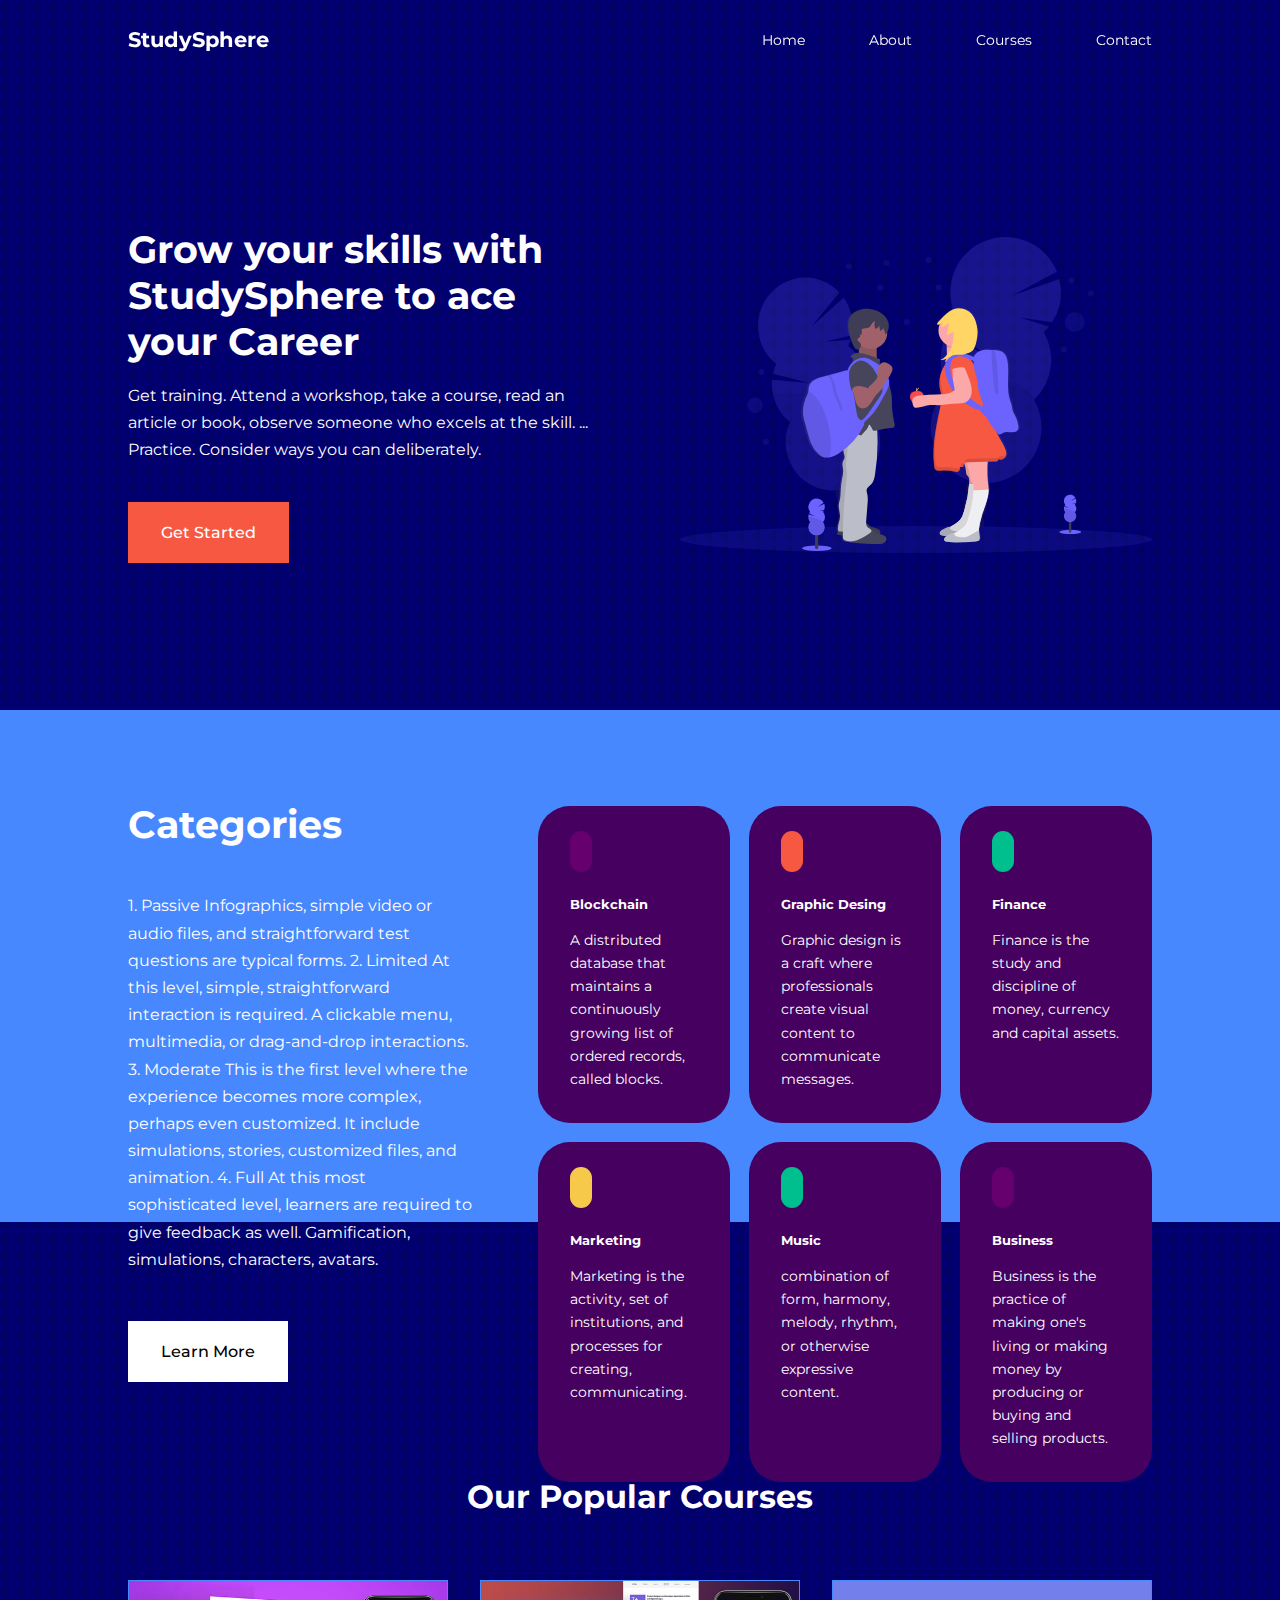
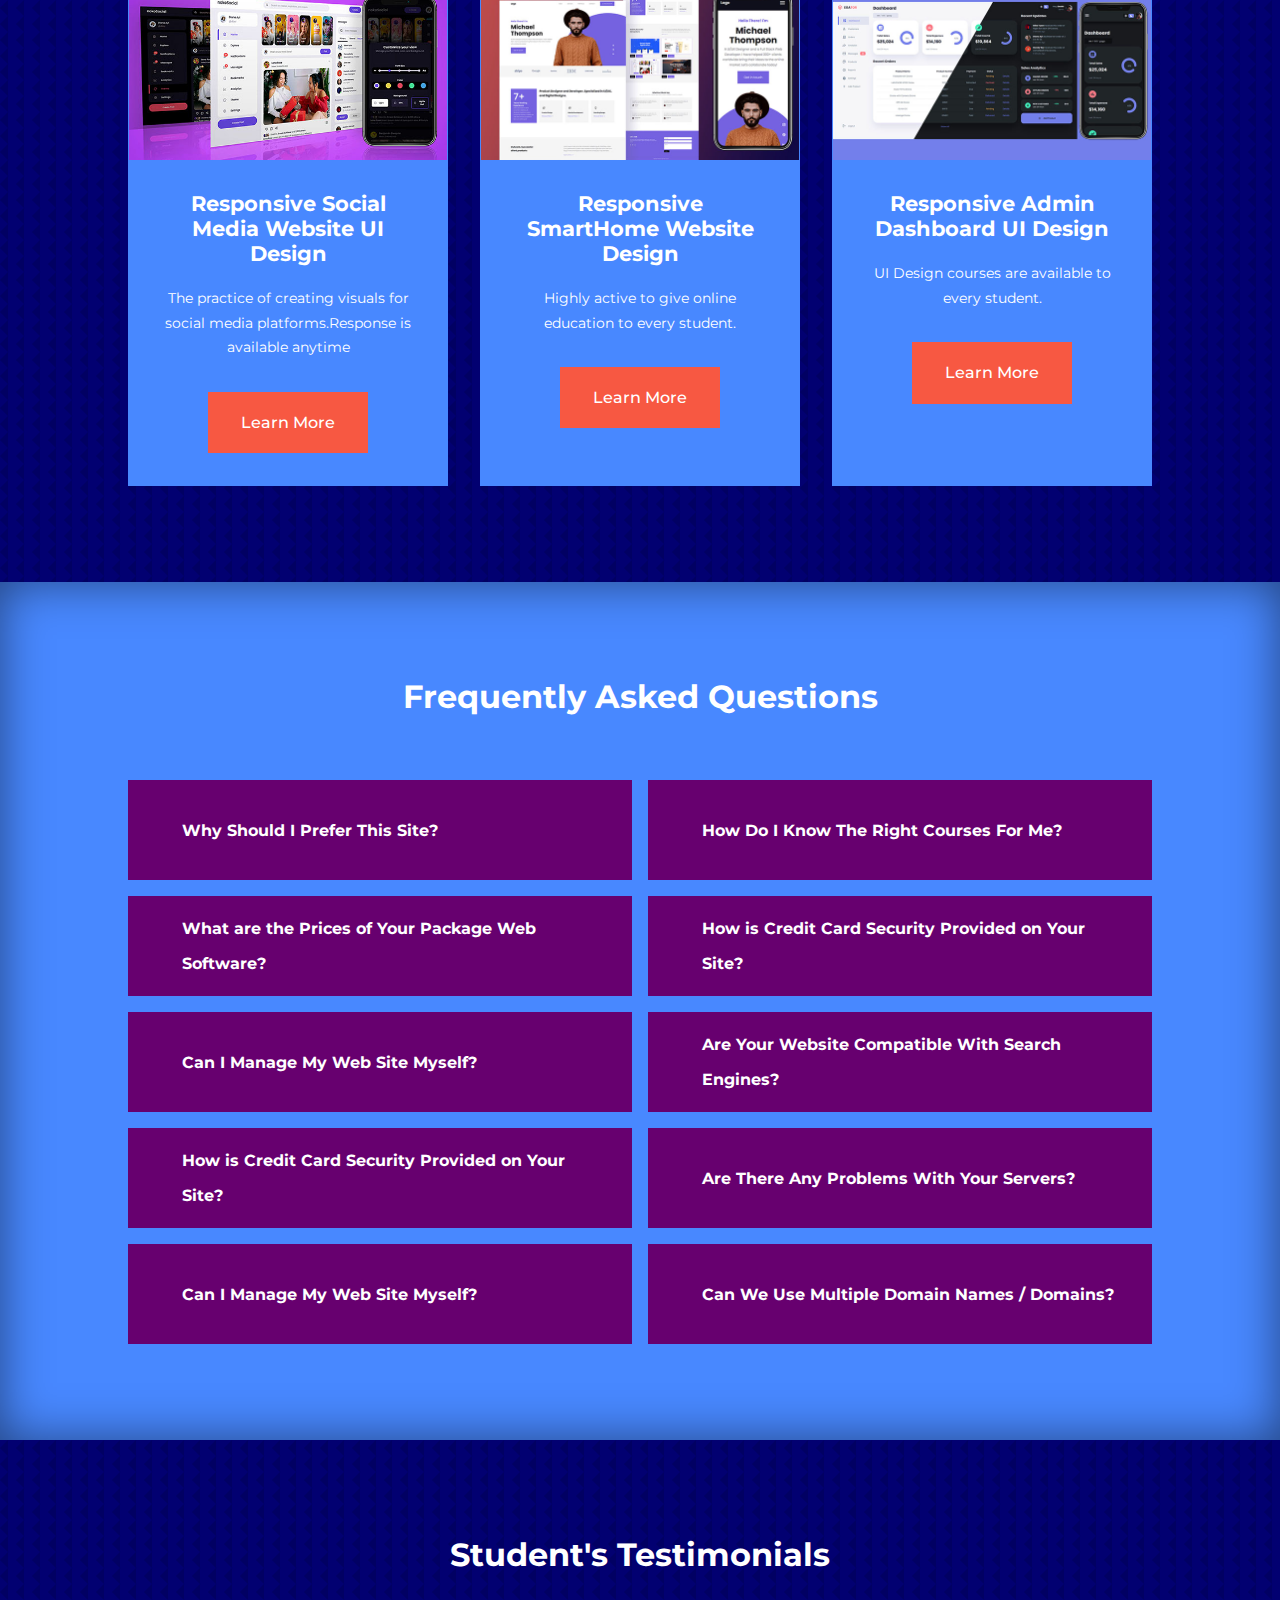
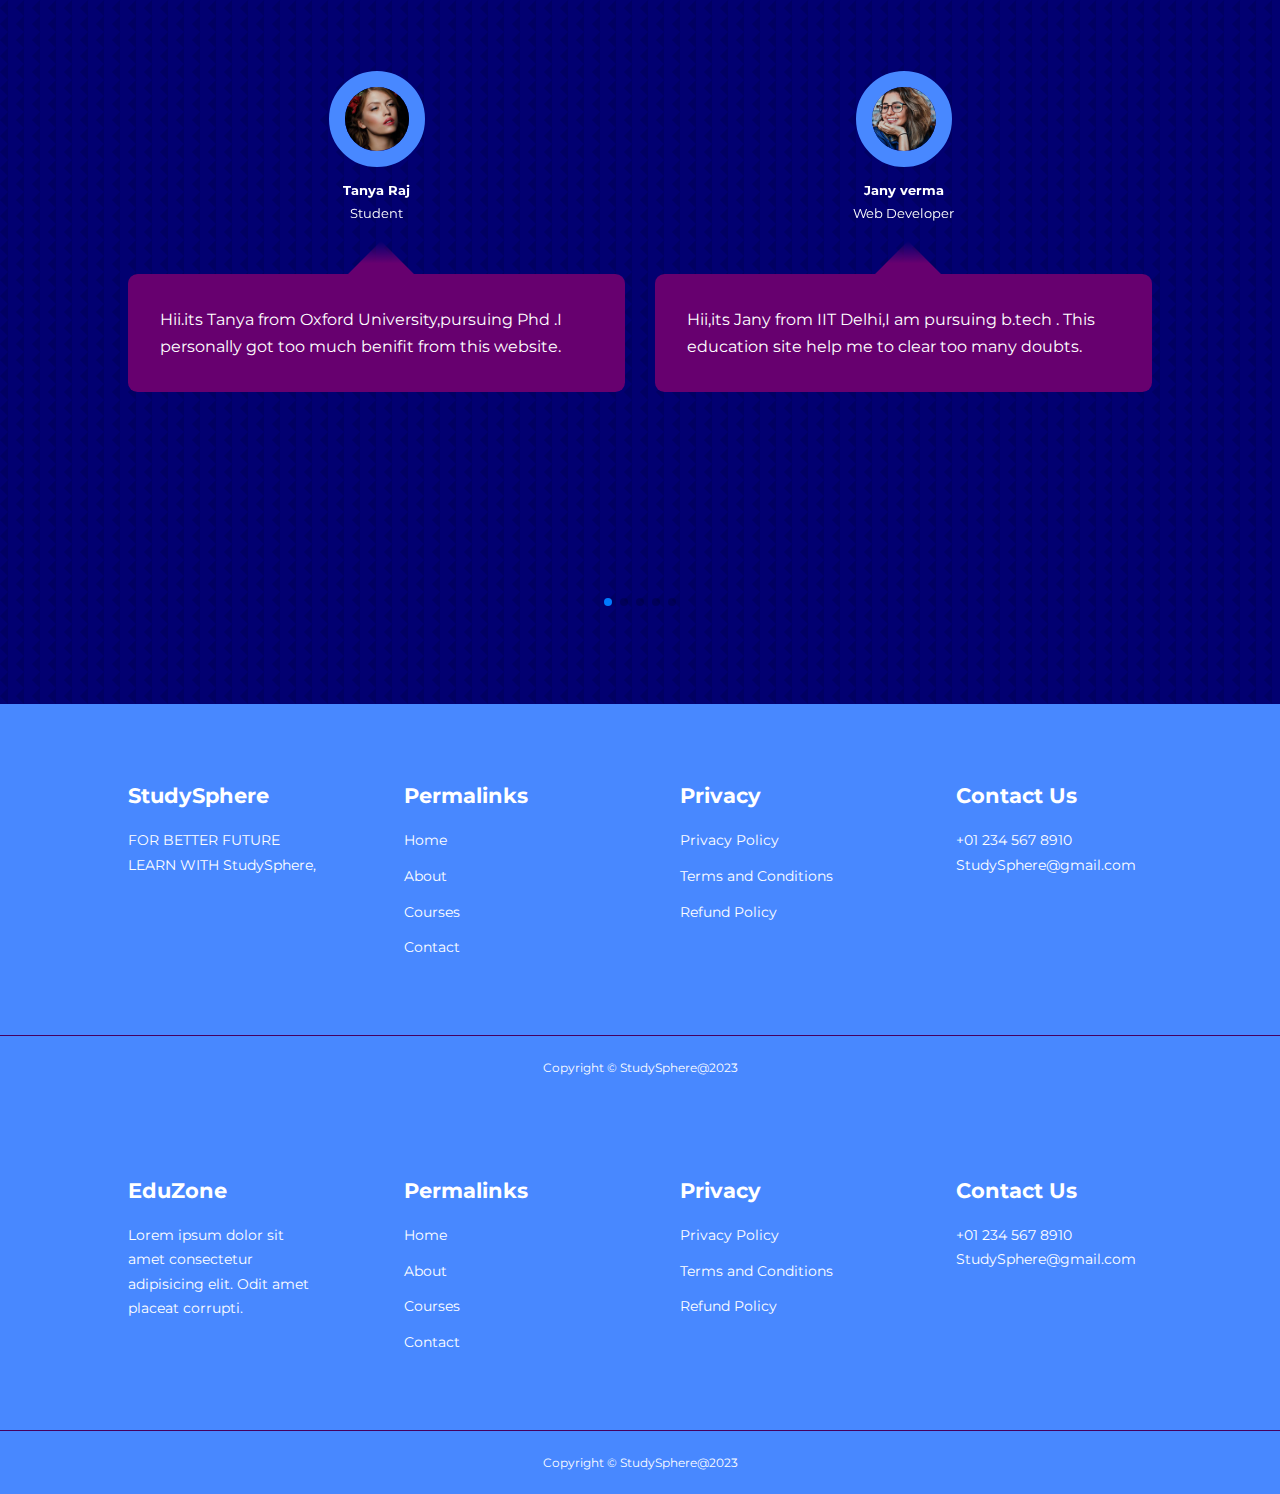
<file: e-learning website/index.html>
<!DOCTYPE html>
<html lang="en">

<head>
    <meta charset="UTF-8">
    <meta http-equiv="X-UA-Compatible" content="IE=edge">
    <meta name="viewport" content="width=device-width, initial-scale=1.0">
    <title>Educational Website</title>
    <link rel="stylesheet" href="https://unicons.iconscout.com/release/v2.1.6/css/unicons.css">
    <link rel="preconnect" href="https://fonts.googleapis.com">
    <link rel="preconnect" href="https://fonts.gstatic.com" crossorigin>
    <link href="https://fonts.googleapis.com/css2?family=Montserrat:wght@300;400;500;600;700;800;900&display=swap" rel="stylesheet">
    <link rel="stylesheet" href="https://unpkg.com/swiper@8/swiper-bundle.min.css"/>
    <link rel="stylesheet" href="style.css">

    <style>
        body { background-image: url("bg-texture.png") }
    </style>
</head>
<body>
    <nav>
        <div class="container nav__container">
            <a href="index.html">
                <h4>StudySphere</h4>
            </a>
            <ul class="nav__menu">
                <li><a href="index.html">Home</a></li>
                <li><a href="about.html">About</a></li>
                <li><a href="courses.html">Courses</a></li>
                <li><a href="contact.html">Contact</a></li>
            </ul>
            <button id="open-menu-btn"><i class="uil uil-bars"></i></button>
            <button id="close-menu-btn"><i class="uil uil-multiply"></i></button>
        </div>
    </nav>
     <!--================================================ END OF THE NAVBAR ================================================-->

    <header>
        <div class="container header__container">
            <div class="header__left">
                <h1>Grow your skills with StudySphere to ace your Career</h1>
                <p>
                   Get training. Attend a workshop, take a course, read an article or book, observe someone who excels at the skill. ...
Practice. Consider ways you can deliberately.
                </p>
                <a href="courses.html" class="btn btn-primary">Get Started</a>
            </div>

            <div class="header__right">
                <div class="header__right-image">
                    <img src="header.svg" alt="">
                </div>
            </div>
        </div>
    </header>
         <!--================================================ END OF THE HEADER ================================================-->

    <section class="categories">
        <div class="container categories__container">
            <div class="categories__left">
                <h1>Categories</h1>
                <p>
                   1. Passive
 Infographics, simple video or audio files, and straightforward test questions are typical forms.

2. Limited
At this level, simple, straightforward interaction is required. A clickable menu, multimedia, or drag-and-drop interactions.

3. Moderate
This is the first level where the experience becomes more complex, perhaps even customized. It  include simulations, stories, customized files, and animation.

4. Full
At this most sophisticated level, learners are required to give feedback as well. Gamification, simulations, characters, avatars.
                </p>
                <a href="#" class="btn">Learn More</a>
            </div>

            <div class="categories__right">
                <article class="category">
                    <span class="category__icon"><i class="uil uil-bitcoin-circle"></i></span>
                    <h5>Blockchain</h5>
                    <p>A distributed database that maintains a continuously growing list of ordered records, called blocks.</p>
                </article>
                
                <article class="category">
                    <span class="category__icon"><i class="uil uil-palette"></i></span>
                    <h5>Graphic Desing</h5>
                    <p>Graphic design is a craft where professionals create visual content to communicate messages.</p>
                </article>
                
                <article class="category">
                    <span class="category__icon"><i class="uil uil-usd-circle"></i></span>
                    <h5>Finance</h5>
                    <p>Finance is the study and discipline of money, currency and capital assets.</p>
                </article>
                
                <article class="category">
                    <span class="category__icon"><i class="uil uil-megaphone"></i></span>
                    <h5>Marketing</h5>
                    <p>Marketing is the activity, set of institutions, and processes for creating, communicating.</p>
                </article>
                
                <article class="category">
                    <span class="category__icon"><i class="uil uil-music"></i></span>
                    <h5>Music</h5>
                    <p>combination of form, harmony, melody, rhythm, or otherwise expressive content.</p>
                </article>
                
                <article class="category">
                    <span class="category__icon"><i class="uil uil-puzzle-piece"></i></span>
                    <h5>Business</h5>
                    <p>Business is the practice of making one's living or making money by producing or buying and selling products.</p>
                </article>
            </div>
        </div>
    </section> 
         <!--================================================ END OF THE CATEGORIES ================================================-->
  
    <section class="courses">
        <h2>Our Popular Courses</h2>
        <div class="container courses__container">
            <article class="course">
                <div class="course__image">
                    <img src="course1.jpg">
                </div>
                <div class="course__info">
                    <h4>Responsive Social Media Website UI Design</h4>
                    <p>
                       The practice of creating visuals for social media platforms.Response is available anytime
                    </p>
                    <a href="courses.html" class="btn btn-primary">Learn More</a>
                </div>
            </article>

            <article class="course">
                <div class="course__image">
                    <img src="course2.jpg">
                </div>
                <div class="course__info">
                    <h4>Responsive SmartHome Website Design</h4>
                    <p>
                        Highly active to give online education to every student.
                    </p>
                    <a href="courses.html" class="btn btn-primary">Learn More</a>
                </div>
            </article>
        
            <article class="course">
                <div class="course__image">
                    <img src="course3.jpg">
                </div>
               <div class="course__info">
                    <h4>Responsive Admin Dashboard UI Design</h4>
                    <p>
                       UI Design courses are available to every student.
                    </p>
                    <a href="courses.html" class="btn btn-primary">Learn More</a>
               </div>
            </article>        
        </div>
    </section>

         <!--================================================ END OF THE COURSES ================================================-->

    <section class="faqs">
        <h2>Frequently Asked Questions</h2>
        <div class="container faqs__container">
            <article class="faq">
                <div class="faq__icon">
                    <i class="uil uil-plus"></i>
                </div>
                <div class="question__answer">
                    <h4>Why Should I Prefer This Site?</h4>
                    <p>
                       Most visited site in past few month,good reviews from
                        other students,24*7 mentor available to clear
                         the doubt.
                    </p>
                </div>
            </article>

            <article class="faq">
                <div class="faq__icon">
                    <i class="uil uil-plus"></i>
                </div>
                <div class="question__answer">
                    <h4>How Do I Know The Right Courses For Me?</h4>
                    <p>
                       Our mentor will help you to find the best courses 
                       for you. You can choose the courses according to
                       your interest.
                    </p>
                </div>
            </article>

            <article class="faq">
                <div class="faq__icon">
                    <i class="uil uil-plus"></i>
                </div>
                <div class="question__answer">
                    <h4>What are the Prices of Your Package Web Software?</h4>
                    <p>
                       The Price of the package to lifetime access is $999,
                       the price for 1 year membership is $99.
                    </p>
                </div>
            </article>

            <article class="faq">
                <div class="faq__icon">
                    <i class="uil uil-plus"></i>
                </div>
                <div class="question__answer">
                    <h4>How is Credit Card Security Provided on Your Site?</h4>
                    <p>
                        Its a verified account to pay by the credit card.
                    </p>
                </div>
            </article>

            <article class="faq">
                <div class="faq__icon">
                    <i class="uil uil-plus"></i>
                </div>
                <div class="question__answer">
                    <h4>Can I Manage My Web Site Myself?</h4>
                    <p>
                       Yes,your website will run according to your choice only.
                    </p>
                </div>
            </article>
            
            <article class="faq">
                <div class="faq__icon">
                    <i class="uil uil-plus"></i>
                </div>
                <div class="question__answer">
                    <h4>Are Your Website Compatible With Search Engines?</h4>
                    <p>
                       yes.
                    </p>
                </div>
            </article>

            <article class="faq">
                <div class="faq__icon">
                    <i class="uil uil-plus"></i>
                </div>
                <div class="question__answer">
                    <h4>How is Credit Card Security Provided on Your Site?</h4>
                    <p>
                        Its a verified account to pay by the credit card.
                    </p>
                </div>
            </article>

            <article class="faq">
                <div class="faq__icon">
                    <i class="uil uil-plus"></i>
                </div>
                <div class="question__answer">
                    <h4>Are There Any Problems With Your Servers?</h4>
                    <p>
                        No,there are no problem with our server .Our tech team continuosly take care of it.
                    </p>
                </div>
            </article>

            <article class="faq">
                <div class="faq__icon">
                    <i class="uil uil-plus"></i>
                </div>
                <div class="question__answer">
                    <h4>Can I Manage My Web Site Myself?</h4>
                    <p>
                     Yes.
                    </p>
                </div>
            </article>

            <article class="faq">
                <div class="faq__icon">
                    <i class="uil uil-plus"></i>
                </div>
                <div class="question__answer">
                    <h4>Can We Use Multiple Domain Names / Domains?</h4>
                    <p>
                       yes.
                    </p>
                </div>
            </article>
        </div>
    </section>

         <!--================================================ END OF THE FAQs ================================================-->

    <section class="container testimonials__container mySwiper">
        <h2>Student's Testimonials</h2>
        <div class="swiper-wrapper">
            <article class="testimonial swiper-slide">
                <div class="avatar">
                    <img src="avatar7.jpg">
                </div>
                <div class="testimonial__info">
                    <h5>Tanya Raj</h5>
                    <small>Student</small>
                </div>
                <div class="testimonial__body">
                    <p>
                       Hii.its Tanya from Oxford University,pursuing 
                       Phd .I personally got too much benifit from this
                       website.
                    </p>
                </div>
            </article>

            <article class="testimonial swiper-slide">
                <div class="avatar">
                    <img src="avatar5.jpg">
                </div>
                <div class="testimonial__info">
                    <h5>Jany verma</h5>
                    <small>Web Developer</small>
                </div>
                <div class="testimonial__body">
                    <p>
                       Hii,its Jany from IIT Delhi,I am pursuing b.tech . This education site help me to clear
                       too many doubts.
                    </p>
                </div>
            </article>
            
            <article class="testimonial swiper-slide">
                <div class="avatar">
                    <img src="avatar6.jpg">
                </div>
                <div class="testimonial__info">
                    <h5>Anne Rose</h5>
                    <small>Fashion Designer</small>
                </div>
                <div class="testimonial__body">
                    <p>
                       I create original clothing, accessories, and footwear. They sketch designs, select fabrics and patterns, and give instructions on how to make the products they design.
                    </p>
                </div>
            </article>
            
            <article class="testimonial swiper-slide">
                <div class="avatar">
                    <img src="avatar3.jpg">
                </div>
                <div class="testimonial__info">
                    <h5>Edem Quist</h5>
                    <small>Student</small>
                </div>
                <div class="testimonial__body">
                    <p>
                         I am happy to be a product of this esteemed institution. IAPUC not only provides a platform to enrich academically but also emphasises on the all-around development of the student. It provided a lot of opportunities for students to showcase their talents, which include dancing, singing, and rapping both individually or as a group.    
                    </p>
                </div>
            </article>
            
            <article class="testimonial swiper-slide">
                <div class="avatar">
                    <img src="avatar1.jpg">
                </div>
                <div class="testimonial__info">
                    <h5>Clara Faya</h5>
                    <small>Student</small>
                </div>
                <div class="testimonial__body">
                    <p>
                        I am happy to be a product of this esteemed institution. IAPUC not only provides a platform to enrich academically but also emphasises on the all-around development of the student. It provided a lot of opportunities for students to showcase their talents, which include dancing, singing, and rapping both individually or as a group.                    </p>
                </div>
            </article>
            
            <article class="testimonial swiper-slide">
                <div class="avatar">
                    <img src="avatar2.jpg">
                </div>
                <div class="testimonial__info">
                    <h5>Ernest Achiever</h5>
                    <small>Student</small>
                </div>
                <div class="testimonial__body">
                    <p>
                       I am happy to be a product of this esteemed institution. IAPUC not only provides a platform to enrich academically but also emphasises on the all-around development of the student. It provided a lot of opportunities for students to showcase their talents, which include dancing, singing, and rapping both individually or as a group.
                    </p>
                </div>
            </article>
        </div>
         <div class="swiper-pagination"></div>
    </section>

         <!--================================================ END OF THE TESTIMONIALS ================================================-->

    <footer> 
        <div class="container footer__container">
            <div class="footer__1">
                <a href="index.html" class="footer__logo">
                    <h4>StudySphere</h4>
                </a>
                <p>
                   FOR BETTER FUTURE LEARN WITH StudySphere,
                </p>
            </div>

            <div class="footer__2">
                <h4>Permalinks</h4>
                <ul class="permalinks">
                    <li><a href="index.html">Home</a></li>
                    <li><a href="about.html">About</a></li>
                    <li><a href="courses.html">Courses</a></li>
                    <li><a href="contact.html">Contact</a></li>
                </ul>
            </div>

            <div class="footer__3">
                <h4>Privacy</h4>
                <ul class="privacy">
                    <li><a href="#">Privacy Policy</a></li>
                    <li><a href="#">Terms and Conditions</a></li>
                    <li><a href="#">Refund Policy</a></li>
                </ul>
            </div>

            <div class="footer__4">
                <h4>Contact Us</h4>
                <div>
                    <p>+01 234 567 8910</p>
                    <p>StudySphere@gmail.com</p>
                </div>

                <ul class="footer__socials">
                    <li>
                    <a href="#"><i class="uil uil-facebook-f"></i></a>
                    </li>
                    <li>
                    <a href="#"><i class="uil uil-instagram-alt"></i></a>
                    </li>
                    <li>
                    <a href="#"><i class="uil uil-twitter"></i></a>
                    </li>
                    <li>
                    <a href="#"><i class="uil uil-linkedin-alt"></i></a>
                    </li>
                </ul>
            </div>
            </div>
        <div class="footer__copyright">
            <small>Copyright &copy; StudySphere@2023</small>
        </div>
    </footer>


    <script src="https://unpkg.com/swiper@8/swiper-bundle.min.js"></script> <!-- SWIPER JS -->
    <script src="main.js"></script>

    <script>
        var swiper = new Swiper(".mySwiper", {
            slidesPerView: 1,
            spaceBetween: 30,
            pagination: {
            el: ".swiper-pagination",
            clickable: true,
            },
            // when window width is >= 600px
            breakpoints: {
                600: {
                    slidesPerView: 2
                }
            }
        });
    </script>

</body>

</html>

    <footer> 
        <div class="container footer__container">
            <div class="footer__1">
                <a href="index.html" class="footer__logo">
                    <h4>EduZone</h4>
                </a>
                <p>
                    Lorem ipsum dolor sit amet consectetur adipisicing elit. Odit amet placeat corrupti.
                </p>
            </div>

            <div class="footer__2">
                <h4>Permalinks</h4>
                <ul class="permalinks">
                    <li><a href="index.html">Home</a></li>
                    <li><a href="about.html">About</a></li>
                    <li><a href="courses.html">Courses</a></li>
                    <li><a href="contact.html">Contact</a></li>
                </ul>
            </div>

            <div class="footer__3">
                <h4>Privacy</h4>
                <ul class="privacy">
                    <li><a href="#">Privacy Policy</a></li>
                    <li><a href="#">Terms and Conditions</a></li>
                    <li><a href="#">Refund Policy</a></li>
                </ul>
            </div>

            <div class="footer__4">
                <h4>Contact Us</h4>
                <div>
                    <p>+01 234 567 8910</p>
                    <p>StudySphere@gmail.com</p>
                </div>

                <ul class="footer__socials">
                    <li>
                    <a href="#"><i class="uil uil-facebook-f"></i></a>
                    </li>
                    <li>
                    <a href="#"><i class="uil uil-instagram-alt"></i></a>
                    </li>
                    <li>
                    <a href="#"><i class="uil uil-twitter"></i></a>
                    </li>
                    <li>
                    <a href="#"><i class="uil uil-linkedin-alt"></i></a>
                    </li>
                </ul>
            </div>
            </div>
        <div class="footer__copyright">
            <small>Copyright &copy; StudySphere@2023</small>
        </div>
    </footer>


    <script src="https://unpkg.com/swiper@8/swiper-bundle.min.js"></script> <!-- SWIPER JS -->
    <script src="main.js"></script>

    <script>
        var swiper = new Swiper(".mySwiper", {
            slidesPerView: 1,
            spaceBetween: 30,
            pagination: {
            el: ".swiper-pagination",
            clickable: true,
            },
            // when window width is >= 600px
            breakpoints: {
                600: {
                    slidesPerView: 2
                }
            }
        });
    </script>

</body>

</html>
</file>
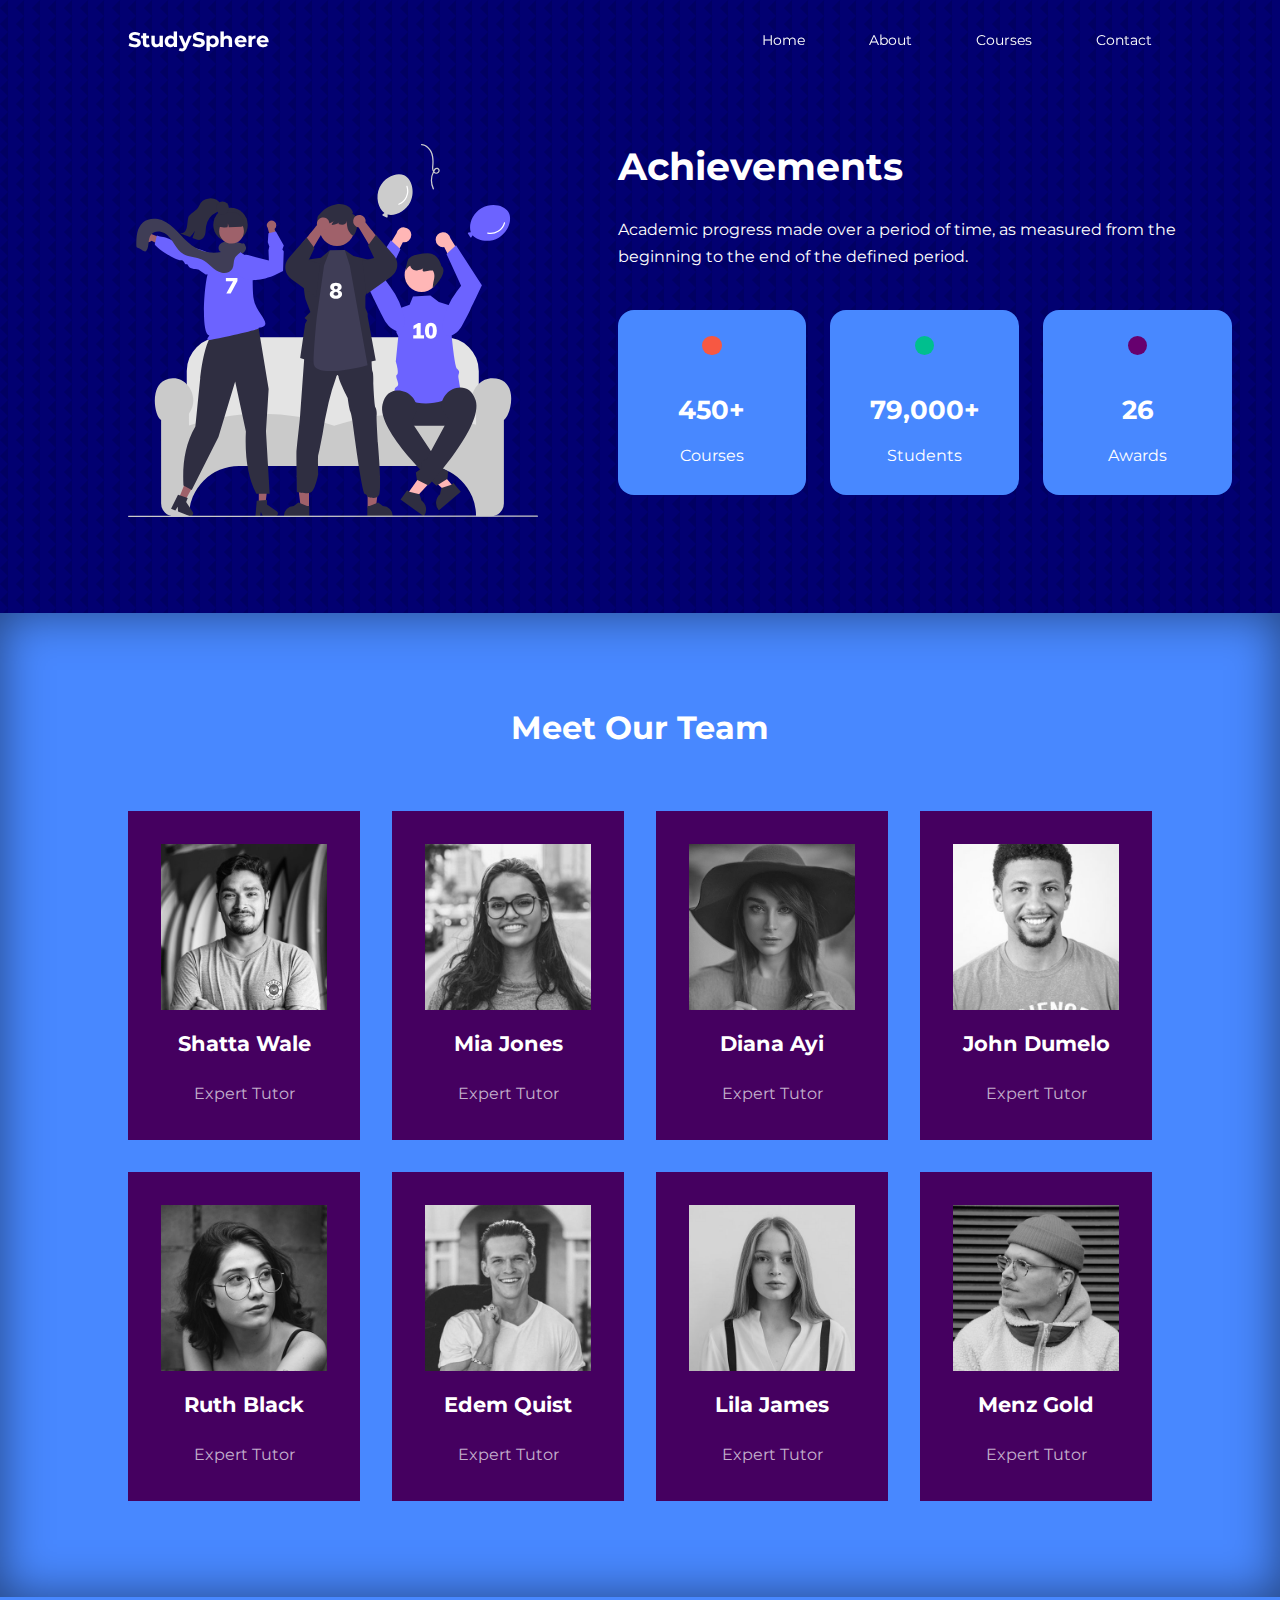
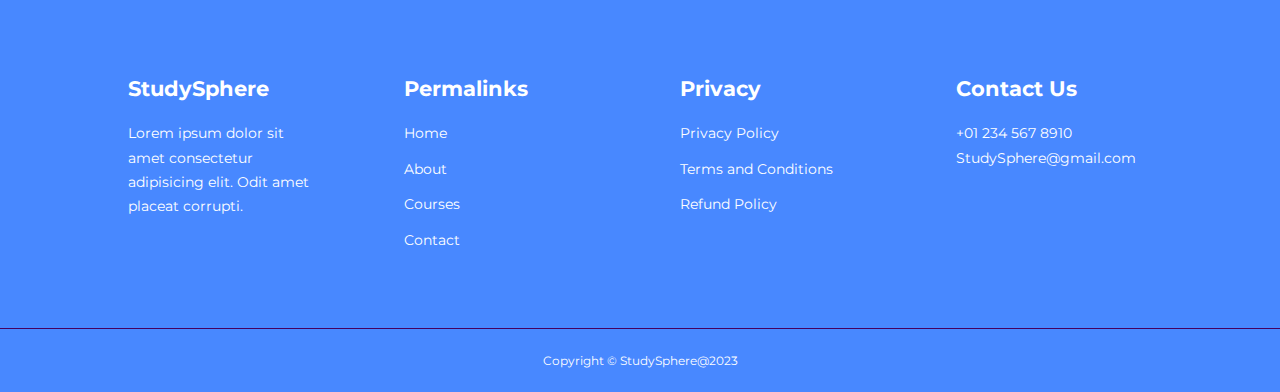
<file: e-learning website/about.html>
<!DOCTYPE html>
<html lang="en">

<head>
    <meta charset="UTF-8">
    <meta http-equiv="X-UA-Compatible" content="IE=edge">
    <meta name="viewport" content="width=device-width, initial-scale=1.0">
    <title>Education Website</title>

    <!--ICONSCOUT CDN-->
    <link rel="stylesheet" href="https://unicons.iconscout.com/release/v2.1.6/css/unicons.css">

    <!-- GOOGLE FONTS (MONTSERRAT) -->
    <link rel="preconnect" href="https://fonts.googleapis.com">
    <link rel="preconnect" href="https://fonts.gstatic.com" crossorigin>
    <link href="https://fonts.googleapis.com/css2?family=Montserrat:wght@300;400;500;600;700;800;900&display=swap" rel="stylesheet">

    <link rel="stylesheet" href="style.css">
    <link rel="stylesheet" href="about.css">

    <style>
        body { background-image: url("bg-texture.png") }
    </style>
</head>

<body>
    <nav>
        <div class="container nav__container">
            <a href="index.html">
                <h4>StudySphere</h4>
            </a>
            <ul class="nav__menu">
                <li><a href="index.html">Home</a></li>
                <li><a href="about.html">About</a></li>
                <li><a href="courses.html">Courses</a></li>
                <li><a href="contact.html">Contact</a></li>
            </ul>
            <button id="open-menu-btn"><i class="uil uil-bars"></i></button>
            <button id="close-menu-btn"><i class="uil uil-multiply"></i></button>
        </div>
    </nav>
     <!--================================================ END OF THE NAVBAR ================================================-->



    

    <section class="about__achievements">
        <div class="container about__achievements-container">
            <div class="about__achievements-left">
                <img src="about achievements.svg">
            </div>

            <div class="about__achievements-right">
                <h1>Achievements</h1>
                <p>
                    Academic progress made over a period of time, as measured from the beginning to the end of the defined period.
                </p>
                <div class="achievements__cards">
                    <article class="achievement__card">
                        <span class="achievement__icon">
                            <i class="uil uil-video"></i>
                        </span>
                        <h3>450+</h3>
                        <p>Courses</p>
                    </article>

                    <article class="achievement__card">
                        <span class="achievement__icon">
                            <i class="uil uil-users-alt"></i>
                        </span>
                        <h3>79,000+</h3>
                        <p>Students</p>
                    </article>
                    
                    <article class="achievement__card">
                        <span class="achievement__icon">
                            <i class="uil uil-award"></i>
                        </span>
                        <h3>26</h3>
                        <p>Awards</p>
                    </article>
                
                </div>
            </div>
        </div>
    </section>

    <!--================================================ END OF THE ACHIEVEMENTS ================================================-->






    <section class="team">
        <h2>Meet Our Team</h2>
        <div class="container team__container">
            <article class="team__member">
                <div class="team__member-image">
                    <img src="tm1.jpg" >
                </div>
                <div class="team__member-info">
                    <h4>Shatta Wale</h4>
                    <p>Expert Tutor</p>
                </div>
                <div class="team__member-socials">
                    <a href="https://instagram.com" target="_blank" >
                        <i class="uil uil-instagram"></i>
                    </a>
                    <a href="https://twitter.com" target="_blank" >
                        <i class="uil uil-twitter-alt"></i>
                    </a>
                    <a href="https://linkedin.com" target="_blank" >
                        <i class="uil uil-linkedin-alt"></i>
                    </a>
                </div>
            </article>

            <article class="team__member">
                <div class="team__member-image">
                    <img src="tm2.jpg" >
                </div>
                <div class="team__member-info">
                    <h4>Mia Jones</h4>
                    <p>Expert Tutor</p>
                </div>
                <div class="team__member-socials">
                    <a href="https://instagram.com" target="_blank" >
                        <i class="uil uil-instagram"></i>
                    </a>
                    <a href="https://twitter.com" target="_blank" >
                        <i class="uil uil-twitter-alt"></i>
                    </a>
                    <a href="https://linkedin.com" target="_blank" >
                        <i class="uil uil-linkedin-alt"></i>
                    </a>
                </div>
            </article>
        
            <article class="team__member">
                <div class="team__member-image">
                    <img src="tm3.jpg" >
                </div>
                <div class="team__member-info">
                    <h4>Diana Ayi</h4>
                    <p>Expert Tutor</p>
                </div>
                <div class="team__member-socials">
                    <a href="https://instagram.com" target="_blank" >
                        <i class="uil uil-instagram"></i>
                    </a>
                    <a href="https://twitter.com" target="_blank" >
                        <i class="uil uil-twitter-alt"></i>
                    </a>
                    <a href="https://linkedin.com" target="_blank" >
                        <i class="uil uil-linkedin-alt"></i>
                    </a>
                </div>
            </article>
        
            <article class="team__member">
                <div class="team__member-image">
                    <img src="tm4.jpg" >
                </div>
                <div class="team__member-info">
                    <h4>John Dumelo</h4>
                    <p>Expert Tutor</p>
                </div>
                <div class="team__member-socials">
                    <a href="https://instagram.com" target="_blank" >
                        <i class="uil uil-instagram"></i>
                    </a>
                    <a href="https://twitter.com" target="_blank" >
                        <i class="uil uil-twitter-alt"></i>
                    </a>
                    <a href="https://linkedin.com" target="_blank" >
                        <i class="uil uil-linkedin-alt"></i>
                    </a>
                </div>
            </article>
        
            <article class="team__member">
                <div class="team__member-image">
                    <img src="tm5.jpg" >
                </div>
                <div class="team__member-info">
                    <h4>Ruth Black</h4>
                    <p>Expert Tutor</p>
                </div>
                <div class="team__member-socials">
                    <a href="https://instagram.com" target="_blank" >
                        <i class="uil uil-instagram"></i>
                    </a>
                    <a href="https://twitter.com" target="_blank" >
                        <i class="uil uil-twitter-alt"></i>
                    </a>
                    <a href="https://linkedin.com" target="_blank" >
                        <i class="uil uil-linkedin-alt"></i>
                    </a>
                </div>
            </article>
        
            <article class="team__member">
                <div class="team__member-image">
                    <img src="tm6.jpg" >
                </div>
                <div class="team__member-info">
                    <h4>Edem Quist</h4>
                    <p>Expert Tutor</p>
                </div>
                <div class="team__member-socials">
                    <a href="https://instagram.com" target="_blank" >
                        <i class="uil uil-instagram"></i>
                    </a>
                    <a href="https://twitter.com" target="_blank" >
                        <i class="uil uil-twitter-alt"></i>
                    </a>
                    <a href="https://linkedin.com" target="_blank" >
                        <i class="uil uil-linkedin-alt"></i>
                    </a>
                </div>
            </article>
        
            <article class="team__member">
                <div class="team__member-image">
                    <img src="tm7.jpg" >
                </div>
                <div class="team__member-info">
                    <h4>Lila James</h4>
                    <p>Expert Tutor</p>
                </div>
                <div class="team__member-socials">
                    <a href="https://instagram.com" target="_blank" >
                        <i class="uil uil-instagram"></i>
                    </a>
                    <a href="https://twitter.com" target="_blank" >
                        <i class="uil uil-twitter-alt"></i>
                    </a>
                    <a href="https://linkedin.com" target="_blank" >
                        <i class="uil uil-linkedin-alt"></i>
                    </a>
                </div>
            </article>
        
            <article class="team__member">
                <div class="team__member-image">
                    <img src="tm8.jpg" >
                </div>
                <div class="team__member-info">
                    <h4>Menz Gold</h4>
                    <p>Expert Tutor</p>
                </div>
                <div class="team__member-socials">
                    <a href="https://instagram.com" target="_blank" >
                        <i class="uil uil-instagram"></i>
                    </a>
                    <a href="https://twitter.com" target="_blank" >
                        <i class="uil uil-twitter-alt"></i>
                    </a>
                    <a href="https://linkedin.com" target="_blank" >
                        <i class="uil uil-linkedin-alt"></i>
                    </a>
                </div>
            </article>
        
        </div>
    </section>
    <!--================================================ END OF TEAM ================================================-->



     <footer> 
        <div class="container footer__container">
            <div class="footer__1">
                <a href="index.html" class="footer__logo">
                    <h4>StudySphere</h4>
                </a>
                <p>
                    Lorem ipsum dolor sit amet consectetur adipisicing elit. Odit amet placeat corrupti.
                </p>
            </div>

            <div class="footer__2">
                <h4>Permalinks</h4>
                <ul class="permalinks">
                    <li><a href="index.html">Home</a></li>
                    <li><a href="about.html">About</a></li>
                    <li><a href="courses.html">Courses</a></li>
                    <li><a href="contact.html">Contact</a></li>
                </ul>
            </div>

            <div class="footer__3">
                <h4>Privacy</h4>
                <ul class="privacy">
                    <li><a href="#">Privacy Policy</a></li>
                    <li><a href="#">Terms and Conditions</a></li>
                    <li><a href="#">Refund Policy</a></li>
                </ul>
            </div>

            <div class="footer__4">
                <h4>Contact Us</h4>
                <div>
                    <p>+01 234 567 8910</p>
                    <p>StudySphere@gmail.com</p>
                </div>

                <ul class="footer__socials">
                    <li>
                    <a href="#"><i class="uil uil-facebook-f"></i></a>
                    </li>
                    <li>
                    <a href="#"><i class="uil uil-instagram-alt"></i></a>
                    </li>
                    <li>
                    <a href="#"><i class="uil uil-twitter"></i></a>
                    </li>
                    <li>
                    <a href="#"><i class="uil uil-linkedin-alt"></i></a>
                    </li>
                </ul>
            </div>
            </div>
        <div class="footer__copyright">
            <small>Copyright &copy; StudySphere@2023</small>
        </div>
    </footer>


    <script src="main.js"></script>

</body>

</html>


    <script src="main.js"></script>

</body>

</html>
</file>
<file: e-learning website/style.css>
* {
    margin: 0;
    padding: 0;
    border: 0;
    outline: 0;
    text-decoration: none;
    list-style: none;
    box-sizing: border-box;
}

:root {
    --color-primary: #67006f;
    --color-success: #00bf8e;
    --color-warning: #f7c94b;
    --color-danger: #f75842;
    --color-danger-variant: rgba(247, 88, 66, 0.4);
    --color-white: #fff;
    --color-light: rgba(255, 255, 255, 0.7);
    --color-black: #000;
    --color-bg: #020071;
    --color-bg1: #4888ff;
    --color-bg2: #450060;
    --container-width-lg: 80%;
    --container-width-md: 90%;
    --container-width-sm: 94%;
    --transition: all 400ms ease;
}

body {
    font-family: 'Montserrat', sans-serif;
    line-height: 1.7;
    color: var(--color-white);
    background: var(--color-bg);
}

.container {
    width: var(--container-width-lg);
    margin: 0 auto;
    
}

section {
    padding: 6rem 0;
}

section h2 {
    text-align: center;
    margin-bottom: 4rem;
}

h1, h2, h3, h4, h5 {
    line-height: 1.2;
}

h1 {
    font-size: 2.4rem;
}

h2 {
    font-size: 2rem;
}

h3 {
    font-size: 1.6rem;
}

h4 {
    font-size: 1.3rem;
}

a {
    color: var(--color-white);
}

img {
    width: 100%;
    display: block;
    object-fit: cover;
}

.btn {
    display: inline-block;
    background: var(--color-white);
    color: var(--color-black);
    padding: 1rem 2rem;
    border: 1px solid transparent;
    font-weight: 500;
    transition: var(--transition);
}

.btn:hover {
    background: transparent;
    color: var(--color-white);
    border-color: var(--color-white);
}

.btn-primary {
    background: var(--color-danger);
    color: var(--color-white);
}


/* ========================================== NAVBAR ========================================== */

nav {
    background: transparent;
    width: 100vw;
    height: 5rem;
    position: fixed;
    top: 0;
    z-index: 11;
}

/* change navbar styles on scroll using javascript */
.window-scroll {
    background: var(--color-primary);
    box-shadow: 0 1rem 2rem rgba(0, 0, 0, 0.2);
}

.nav__container {
    height: 100%;
    display: flex;
    justify-content: space-between;
    align-items: center;
}

nav button {
    display: none;
}

.nav__menu {
    display: flex;
    align-items: center;
    gap: 4rem;
}

.nav__menu a {
    font-size: 0.9rem;
    transition: var(--transition);
}

.nav__menu a:hover {
    color: var(--color-bg2);

}


/* ========================================== HEADER ========================================== */

header {
    position: relative;
    top: 5rem;
    overflow: hidden;
    height: 70vh;
    margin-bottom: 5rem;
}

.header__container {
    display: grid;
    grid-template-columns: 1fr 1fr;
    align-items: center;
    gap: 5rem;
    height: 100%;
}

.header__left p {
    margin: 1rem 0 2.4rem;
}


/* ========================================== CATEGORIES ========================================== */

.categories {
    background: var(--color-bg1);
    height: 32rem;
}

.categories h1 {
    line-height: 1;
    margin-bottom: 3rem;
}

.categories__container {
    display: grid;
    grid-template-columns: 40% 60%;
}

.categories__left {
    margin-right: 4rem;
}

.categories__left p {
    margin: 1rem 0 3rem;
}

.categories__right {
    display: grid;
    grid-template-columns: repeat(3, 1fr);
    gap: 1.2rem;
}

.category {
    background: var(--color-bg2);
    padding: 2rem;
    border-radius: 2rem;
    transition: var(--transition);
}

.category:hover {
    box-shadow: 0 3rem 3rem rgba(0, 0, 0, 0.3);
    z-index: 1;
}

.category:nth-child(2) .category__icon {
    background: var(--color-danger);
}

.category:nth-child(3) .category__icon {
    background: var(--color-success);
}

.category:nth-child(4) .category__icon {
    background: var(--color-warning);
}

.category:nth-child(5) .category__icon {
    background: var(--color-success);
}

.category__icon {
    background: var(--color-primary);
    padding: 0.7rem;
    border-radius: 0.9rem;
}

.category h5 {
    margin: 2rem 0 1rem;
}

.category p {
    font-size: 0.85rem;
}


/* ========================================== POPULAR COURSES ========================================== */

.courses {
    margin-top: 10rem;
}

.courses__container {
    display: grid;
    grid-template-columns: repeat(3, 1fr);
    gap: 2rem;
}

.course {
    background: var(--color-bg1);
    text-align: center;
    border: 1px solid transparent;
    transition: var(--transition);
}

.course:hover {
    background: transparent;
    border-color: var(--color-primary);

}

.course__info {
    padding: 2rem;
}

.course__info p {
    margin: 1.2rem 0 2rem;
    font-size: 0.9rem;
}


/* ========================================== FAQs ========================================== */

.faqs {
   
    background: var(--color-bg1);
    box-shadow: inset 0 0 3rem rgba(0, 0, 0, 0.5);
}

.faqs__container {
    display: grid;
    grid-template-columns: 1fr 1fr;
    gap: 1rem;
}

.faq {
    padding: 2rem;
    display: flex;
    align-items: center;
    gap: 1.4rem;
    height:100px;
    background: var(--color-primary);
    cursor: pointer;
}

.faq h4 {
    font-size: 1rem;
    line-height: 2.2;
}

.faq__icon {
    align-self: flex-start;
    font-size: 1.2rem;
}

.faq p {
    margin-top: 0.8rem ;
    display: none;
}

.faq.open p {
    display: block;
}


.faqheight{
    height: fit-content;
}

/* ========================================== TESTIMONIALS ========================================== */

.testimonials__container {
    overflow-x: hidden;
    position: relative;
    margin-bottom: 5rem;
}

.testimonial {
    padding-top: 2rem;
}

.avatar {
    width: 6rem;
    height: 6rem;
    border-radius: 50%;
    overflow: hidden;
    margin: 0 auto 1rem;
    border: 1rem solid var(--color-bg1);
}

.testimonial__info {
    text-align: center;
}

.testimonial__body {
    background: var(--color-primary);
    padding: 2rem;
    margin-top: 3rem;
    border-radius: 0.6rem;
    position: relative;
}

.testimonial__body::before {
    content: "";
    display: block;
    background: linear-gradient(135deg, transparent, var(--color-primary), var(--color-primary), var(--color-primary));
    width: 3rem;
    height: 3rem;
    position: absolute;
    left: 46%;
    top: -1.4rem;
    transform: rotate(45deg);
    
}


/* ========================================== FOOTER ========================================== */

footer {
    background: var(--color-bg1);
    padding-top: 5rem;
    font-size: 0.9rem;
}

.footer__container {
    display: grid;
    grid-template-columns: repeat(4, 1fr);
    gap: 5rem;
}

.footer__container > div h4 {
    margin-bottom: 1.2rem;
}

.footer__1 p {
    margin: 0 0 2rem;
}

footer ul li {
    margin-bottom: 0.7rem;
}

footer ul li a:hover {
    text-decoration: underline;
}

.footer__socials {
    display: flex;
    gap: 1rem;
    font-size: 1.2rem;
    margin-top: 2rem;
}

.footer__copyright {
    text-align: center;
    margin-top: 4rem;
    padding: 1.2rem 0;
    border-top: 1px solid var(--color-bg2);
}


/* ========================================== MEDIA QUERIES (TABLETS) ========================================== */

@media screen and (max-width: 1024px) {
    .container {
        width: var(--container-width-md);
    }
    
    h1 {
        font-size: 2.2rem;
    }

    h2 {
        font-size: 1.7rem;
    }

    h3 {
        font-size: 1.4rem;
    }

    h4 {
        font-size: 1.2rem;
    }

    /* ==================== NAVBAR ==================== */
    nav button {
        display: inline-block;
        background: transparent;
        font-size: 1.8rem;
        color: var(--color-white);
        cursor: pointer;
    }

    nav button#close-menu-btn {
        display: none;
    }

    .nav__menu {
        position: fixed;
        top: 5rem;
        right: 5%;
        height: fit-content;
        width: 18rem;
        flex-direction: column;
        gap: 0;
        display: none;
    }

    .nav__menu li {
        width: 100%;
        height: 5.8rem;
        animation: animateNavItems 400ms linear forwards;
        transform-origin: top right;
        opacity: 0;
    }

    .nav__menu li:nth-child(2) {
        animation-delay: 200ms;
    }

    .nav__menu li:nth-child(3) {
        animation-delay: 400ms;
    }

    .nav__menu li:nth-child(4) {
        animation-delay: 600ms;
    }

    @keyframes animateNavItems {
        0% {
            transform: rotateZ(-90deg) rotateX(90deg) scale(0.1);
        }
        100% {
            transform: rotateZ(0) rotateX(0) scale(1);
            opacity: 1;
        }
    }

    .nav__menu li a {
        background: var(--color-primary);
        box-shadow: -4rem 6rem 10rem rgba(0, 0, 0, 0.6);
        width: 100%;
        height: 100%;
        display: grid;
        place-items: center;
    }

    .nav__menu li a:hover {
        background: var(--color-bg2);
        color: var(--color-white);
    }

    
    /* ==================== HEADER ==================== */

    header {
        height: 52vh;
        margin-bottom: 4rem;
    }

    .header__container {
        gap: 0;
        padding-bottom: 3rem;
    }

    /* ==================== CATEGORIES ==================== */

    .categories {
        height: auto;
    }

    .categories__container {
        grid-template-columns: 1fr;
        gap: 3rem;
    }

    .categories__left {
        margin-right: 0;
    }

    /* ==================== POPULAR COURSES ==================== */

    .courses {
        margin-top: 0;
    }

    .courses__container {
        grid-template-columns: 1fr 1fr;
    }

    /* ==================== FAQs ==================== */

    .faqs__container {
        grid-template-columns: 1fr;
    }

    .faq {
        padding: 1.5rem;
    }

    /* ==================== FOOTER ==================== */

    .footer__container {
        grid-template-columns: 1fr 1fr;
    }

}


/* ========================================== MEDIA QUERIES (PHONES) ========================================== */

@media screen and (max-width: 600px){
    .container {
        width: var(--container-width-sm);
    }

    /* ==================== NAVBAR ==================== */
    .nav__menu {
        right: 3%;
    }
    
    /* ==================== HEADER ==================== */
    header {
        height: 100vh;
    }

    .header__container {
        grid-template-columns: 1fr;
        text-align: center;
        margin-top: 0;
    }

    .header__left p {
        margin-bottom: 1.3rem;
    }

    /* ==================== CATEGORIES ==================== */
    .categories__left {
        text-align: center;
    }
    
    .categories__right {
        grid-template-columns: 1fr 1fr;
        gap: 0.7rem;
    }

    .category {
        padding: 1rem;
        border-radius: 1rem;
    }

    .category__icon {
        margin-top: 4px;
        display: inline-block;
    }

    /* ==================== POPULAR COURSES ==================== */
    .courses__container {
        grid-template-columns: 1fr;
    }

    /* ==================== TESTIMONIALS ==================== */
    .testimonial__body {
        padding: 1.2rem;
    }

    /* ==================== FOOTER ==================== */
    .footer__container {
        grid-template-columns: 1fr;
        text-align: center;
        gap: 2rem;
    }

    .footer__1 {
        margin: 1rem auto;
    }

    .footer__socials {
        justify-content: center;
    }

    .footer__copyright {
        margin-top: 2rem;
    }
}
</file>
<file: e-learning website/about.css>
.about__achievements {
    margin-top: 3rem;
}

.about__achievements-container {
    display: grid;
    grid-template-columns: 40% 60%;
    gap: 5rem;
}

.about__achievements-right > p{
    margin: 1.6rem 0 2.5rem;
}

.achievements__cards {
    display: grid;
    grid-template-columns: repeat(3, 1fr);
    gap: 1.5rem;
}

.achievement__card {
    background: var(--color-bg1);
    padding: 1.6rem;
    border-radius: 1rem;
    text-align: center;
    transition: var(--transition);
}

.achievement__card:hover {
    background: var(--color-bg2);
    box-shadow: 0 3rem 3rem rgba(0, 0, 0, 0.3);
}

.achievement__icon {
    background: var(--color-danger);
    padding: 0.6rem;
    border-radius: 1rem;
    display: inline-block;
    margin-bottom: 2rem;
    font-size: 2rem;
}

.achievement__card:nth-child(2) .achievement__icon {
    background: var(--color-success);
}

.achievement__card:nth-child(3) .achievement__icon {
    background: var(--color-primary);
}

.achievement__card p {
    margin-top: 1rem;
}


/* ======================== TEAM ======================== */
.team {
    background: var(--color-bg1);
    box-shadow: inset 0 0 3rem rgba(0, 0, 0, 0.5);
}

.team__container {
    display: grid;
    grid-template-columns: repeat(4, 1fr);
    gap: 2rem;
}

.team__member {
    background: var(--color-bg2);
    padding: 2rem;
    border: 1px solid transparent;
    transition: var(--transition);
    position: relative;
    overflow: hidden;
}

.team__member:hover {
    background: transparent;
    border-color: var(--color-primary);
}

.team__member-image img {
    filter: saturate(0);
}

.team__member:hover img {
    filter: saturate(1);
}

.team__member-info * {
    text-align: center;
    margin-top: 1.4rem;
}

.team__member-info p {
    color: var(--color-light);
}

.team__member-socials {
    position: absolute;
    top: 50%;
    transform: translateY(-50%);
    right: -100%;
    display: flex;
    flex-direction: column;
    background: var(--color-primary);
    border-radius: 1rem 0 0 1rem;
    box-shadow: -2rem 0 2rem rgba(0, 0, 0, 0.3);
    transition: var(--transition);
}

.team__member:hover .team__member-socials{
    right: 0;
}

.team__member-socials a {
    padding: 1rem;
}



/* ========================================== MEDIA QUERIES (TABLETS) ========================================== */
@media screen and (max-width: 1024px) {
    .about__achievements {
        margin-top: 2rem;
    }

    .about__achievements-container {
        grid-template-columns: 1fr;
        gap: 4rem;
    }

    .about__achievements-left {
        width: 80%;
        margin: 0 auto;
    }

    .about__achievements-right h1 {
        text-align: center;
    }

    .team__container {
        grid-template-columns: repeat(3, 1fr);
        gap: 1.5rem;
    }

    .team__member {
        padding: 1rem;
    }
}


/* ========================================== MEDIA QUERIES (PHONES) ========================================== */
@media screen and (max-width: 600px) {
    .achievements__cards {
        grid-template-columns: 1fr 1fr;
        gap: 0.7rem;
    }

    .team__container {
        grid-template-columns: 1fr 1fr;
        gap: 0.7rem;
    }

    .team__member {
        padding: 0;
    }

    .team__member p {
        margin-bottom: 1.5rem;
    }
}
</file>
